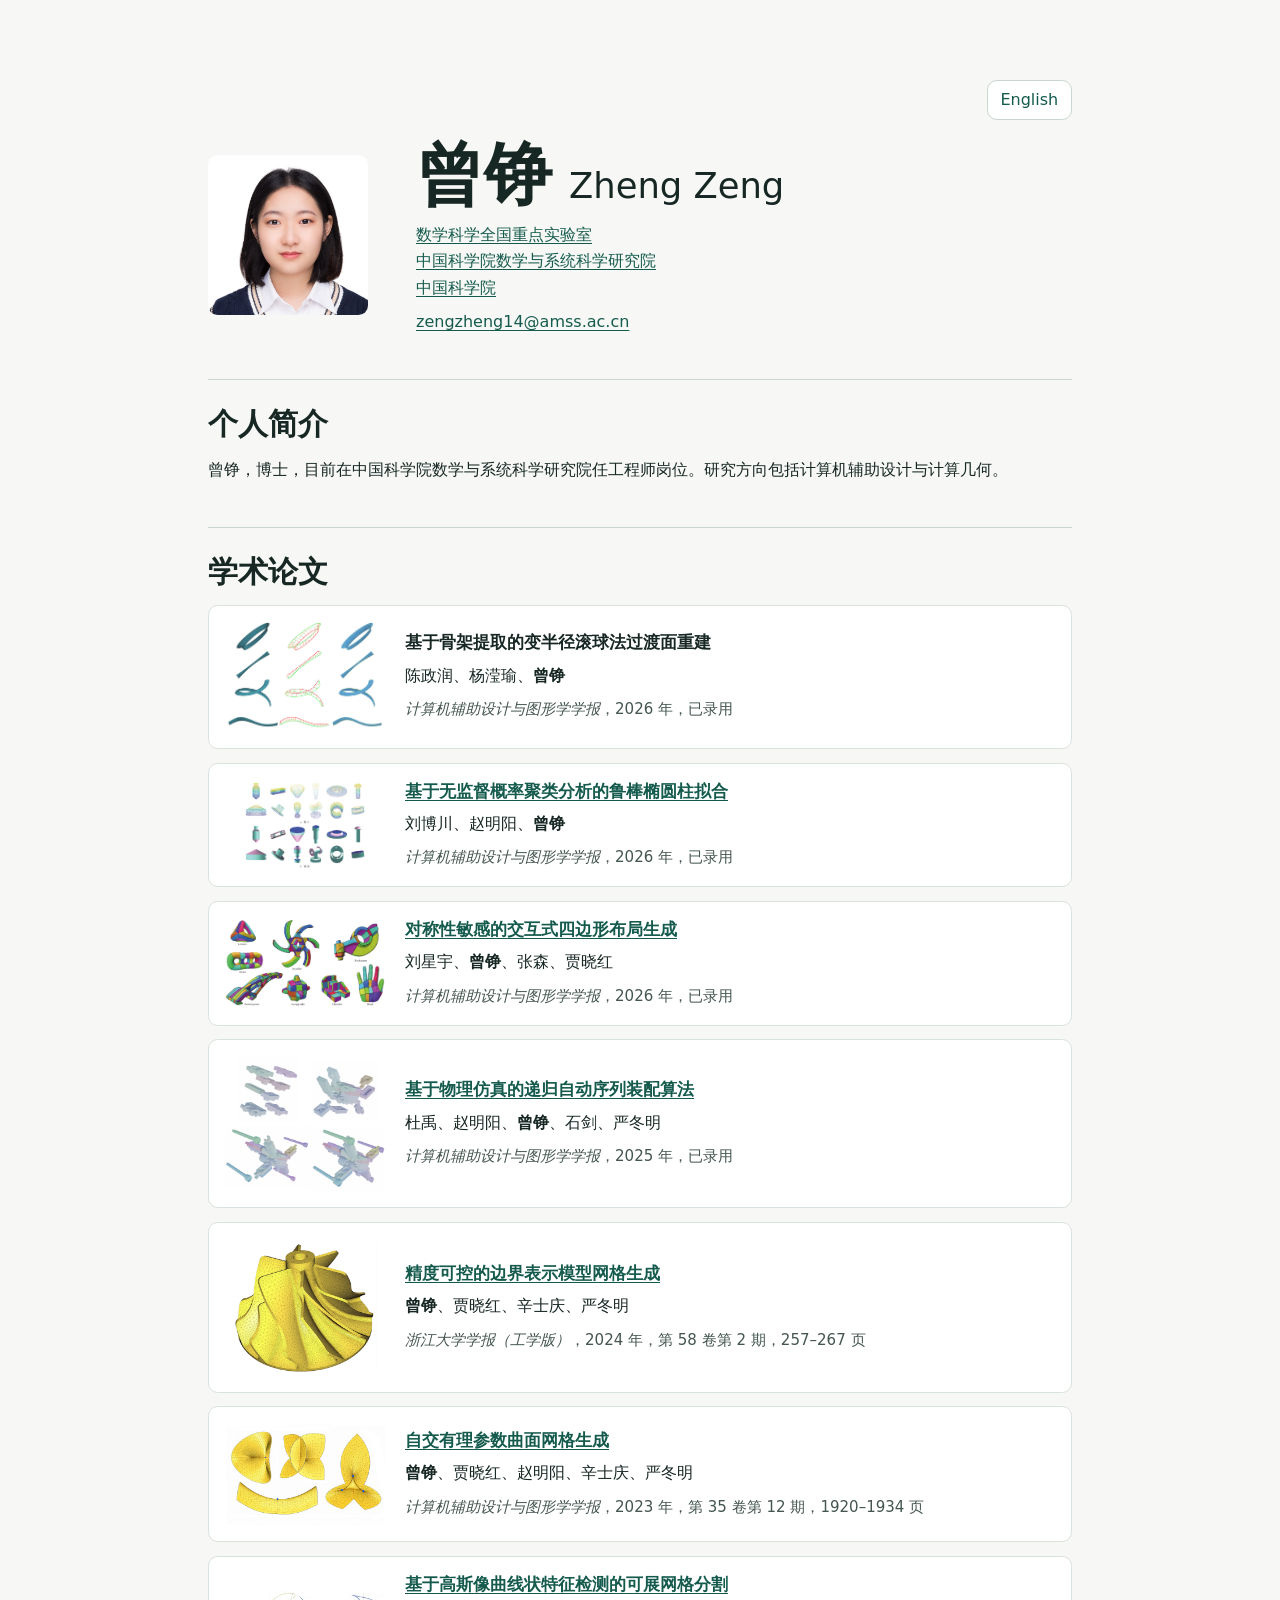
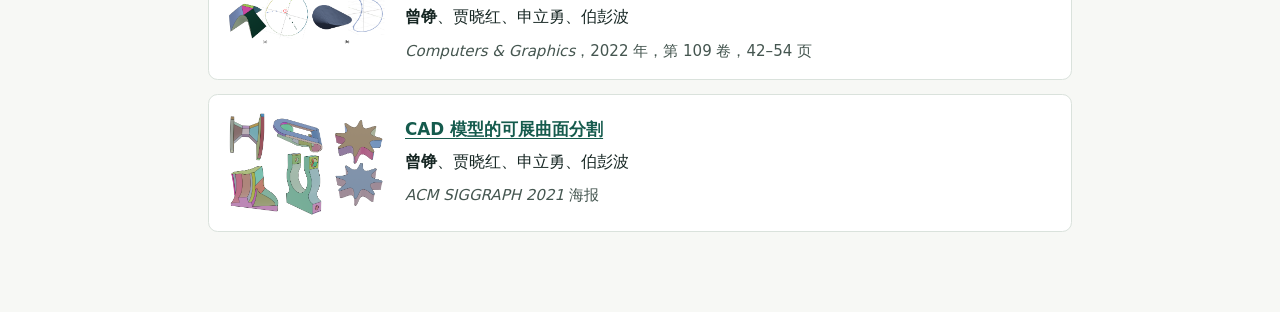
<file: index.html>
<!doctype html>
<html lang="zh-Hans">
<head>
  <meta charset="utf-8">
  <meta name="viewport" content="width=device-width, initial-scale=1">
  <meta name="description" content="曾铮的学术主页。研究方向包括计算机辅助设计与计算几何。">
  <title>曾铮｜学术主页</title>
  <link rel="alternate" hreflang="en" href="en.html">
  <link rel="icon" href="Homepage_files/fig/profile_image.jpg">
  <link rel="stylesheet" href="Homepage_files/sty/homepage.css">
</head>
<body>
  <main>
    <nav class="language-switch" aria-label="语言切换">
      <a href="en.html" hreflang="en" lang="en">English</a>
    </nav>
    <header>
      <img class="portrait" src="Homepage_files/fig/profile_image.jpg" alt="曾铮的照片">
      <div>
        <h1>曾铮 <span lang="en">Zheng Zeng</span></h1>
        <p><a href="http://mmrc.amss.cas.cn/">数学科学全国重点实验室</a><br>
          <a href="http://www.amss.ac.cn/">中国科学院数学与系统科学研究院</a><br>
          <a href="https://english.ucas.ac.cn/">中国科学院</a></p>
        <p><a href="mailto:zengzheng14@amss.ac.cn">zengzheng14@amss.ac.cn</a></p>
      </div>
    </header>
    <section aria-labelledby="biography">
      <h2 id="biography">个人简介</h2>
      <p>曾铮，博士，目前在中国科学院数学与系统科学研究院任工程师岗位。研究方向包括计算机辅助设计与计算几何。</p>
    </section>
    <section aria-labelledby="publications">
      <h2 id="publications">学术论文</h2>
      <ul class="publications">
        <li>
          <img src="Homepage_files/fig/rolling-ball-blend-surfaces.png" width="1351" height="932" alt="输入网格、提取的骨架及重建的过渡面">
          <div>
            <h3>基于骨架提取的变半径滚球法过渡面重建</h3>
            <p>陈政润、杨滢瑜、<strong>曾铮</strong></p>
            <p class="venue"><cite>计算机辅助设计与图形学学报</cite>，2026 年，已录用</p>
          </div>
        </li>
        <li>
          <img src="Homepage_files/fig/robust-elliptic-cylinder-fitting.png" width="3150" height="1687" alt="输入点云及对应的曲面拟合结果">
          <div>
            <h3><a href="https://www.jcad.cn/article/doi/10.3724/SP.J.1089.2026-00186">基于无监督概率聚类分析的鲁棒椭圆柱拟合</a></h3>
            <p>刘博川、赵明阳、<strong>曾铮</strong></p>
            <p class="venue"><cite>计算机辅助设计与图形学学报</cite>，2026 年，已录用</p>
          </div>
        </li>
        <li>
          <img src="Homepage_files/fig/symmetry-aware-quad-layout.png" width="3150" height="1699" alt="多个三维模型的彩色四边形布局">
          <div>
            <h3><a href="https://www.jcad.cn/article/doi/10.3724/SP.J.1089.2026-00132">对称性敏感的交互式四边形布局生成</a></h3>
            <p>刘星宇、<strong>曾铮</strong>、张森、贾晓红</p>
            <p class="venue"><cite>计算机辅助设计与图形学学报</cite>，2026 年，已录用</p>
          </div>
        </li>
        <li>
          <img src="Homepage_files/fig/recursive-assembly.png" width="490" height="413" alt="机械零件序列装配的四个阶段">
          <div>
            <h3><a href="https://www.jcad.cn/article/doi/10.3724/SP.J.1089.2025-00231">基于物理仿真的递归自动序列装配算法</a></h3>
            <p>杜禹、赵明阳、<strong>曾铮</strong>、石剑、严冬明</p>
            <p class="venue"><cite>计算机辅助设计与图形学学报</cite>，2025 年，已录用</p>
          </div>
        </li>
        <li>
          <img src="Homepage_files/fig/boundary-representation-mesh.png" width="1100" height="942" alt="叶轮的三角网格">
          <div>
            <h3><a href="https://www.zjujournals.com/eng/CN/10.3785/j.issn.1008-973X.2024.02.004">精度可控的边界表示模型网格生成</a></h3>
            <p><strong>曾铮</strong>、贾晓红、辛士庆、严冬明</p>
            <p class="venue"><cite>浙江大学学报（工学版）</cite>，2024 年，第 58 卷第 2 期，257–267 页</p>
          </div>
        </li>
        <li>
          <img src="Homepage_files/fig/self-intersecting-surface-mesh.png" width="1100" height="700" alt="自交参数曲面的三角网格">
          <div>
            <h3><a href="https://www.jcad.cn/article/doi/10.3724/SP.J.1089.2023.2023-00006">自交有理参数曲面网格生成</a></h3>
            <p><strong>曾铮</strong>、贾晓红、赵明阳、辛士庆、严冬明</p>
            <p class="venue"><cite>计算机辅助设计与图形学学报</cite>，2023 年，第 35 卷第 12 期，1920–1934 页</p>
          </div>
        </li>
        <li>
          <img src="Homepage_files/fig/title.png" alt="">
          <div>
            <h3><a href="https://doi.org/10.1016/j.cag.2022.10.003">基于高斯像曲线状特征检测的可展网格分割</a></h3>
            <p><strong>曾铮</strong>、贾晓红、申立勇、伯彭波</p>
            <p class="venue"><cite lang="en">Computers &amp; Graphics</cite>，2022 年，第 109 卷，42–54 页</p>
          </div>
        </li>
        <li>
          <img src="Homepage_files/fig/poster.png" alt="">
          <div>
            <h3><a href="https://doi.org/10.1145/3450618.3469167">CAD 模型的可展曲面分割</a></h3>
            <p><strong>曾铮</strong>、贾晓红、申立勇、伯彭波</p>
            <p class="venue"><cite lang="en">ACM SIGGRAPH 2021</cite> 海报</p>
          </div>
        </li>
      </ul>
    </section>
  </main>
</body>
</html>
</file>
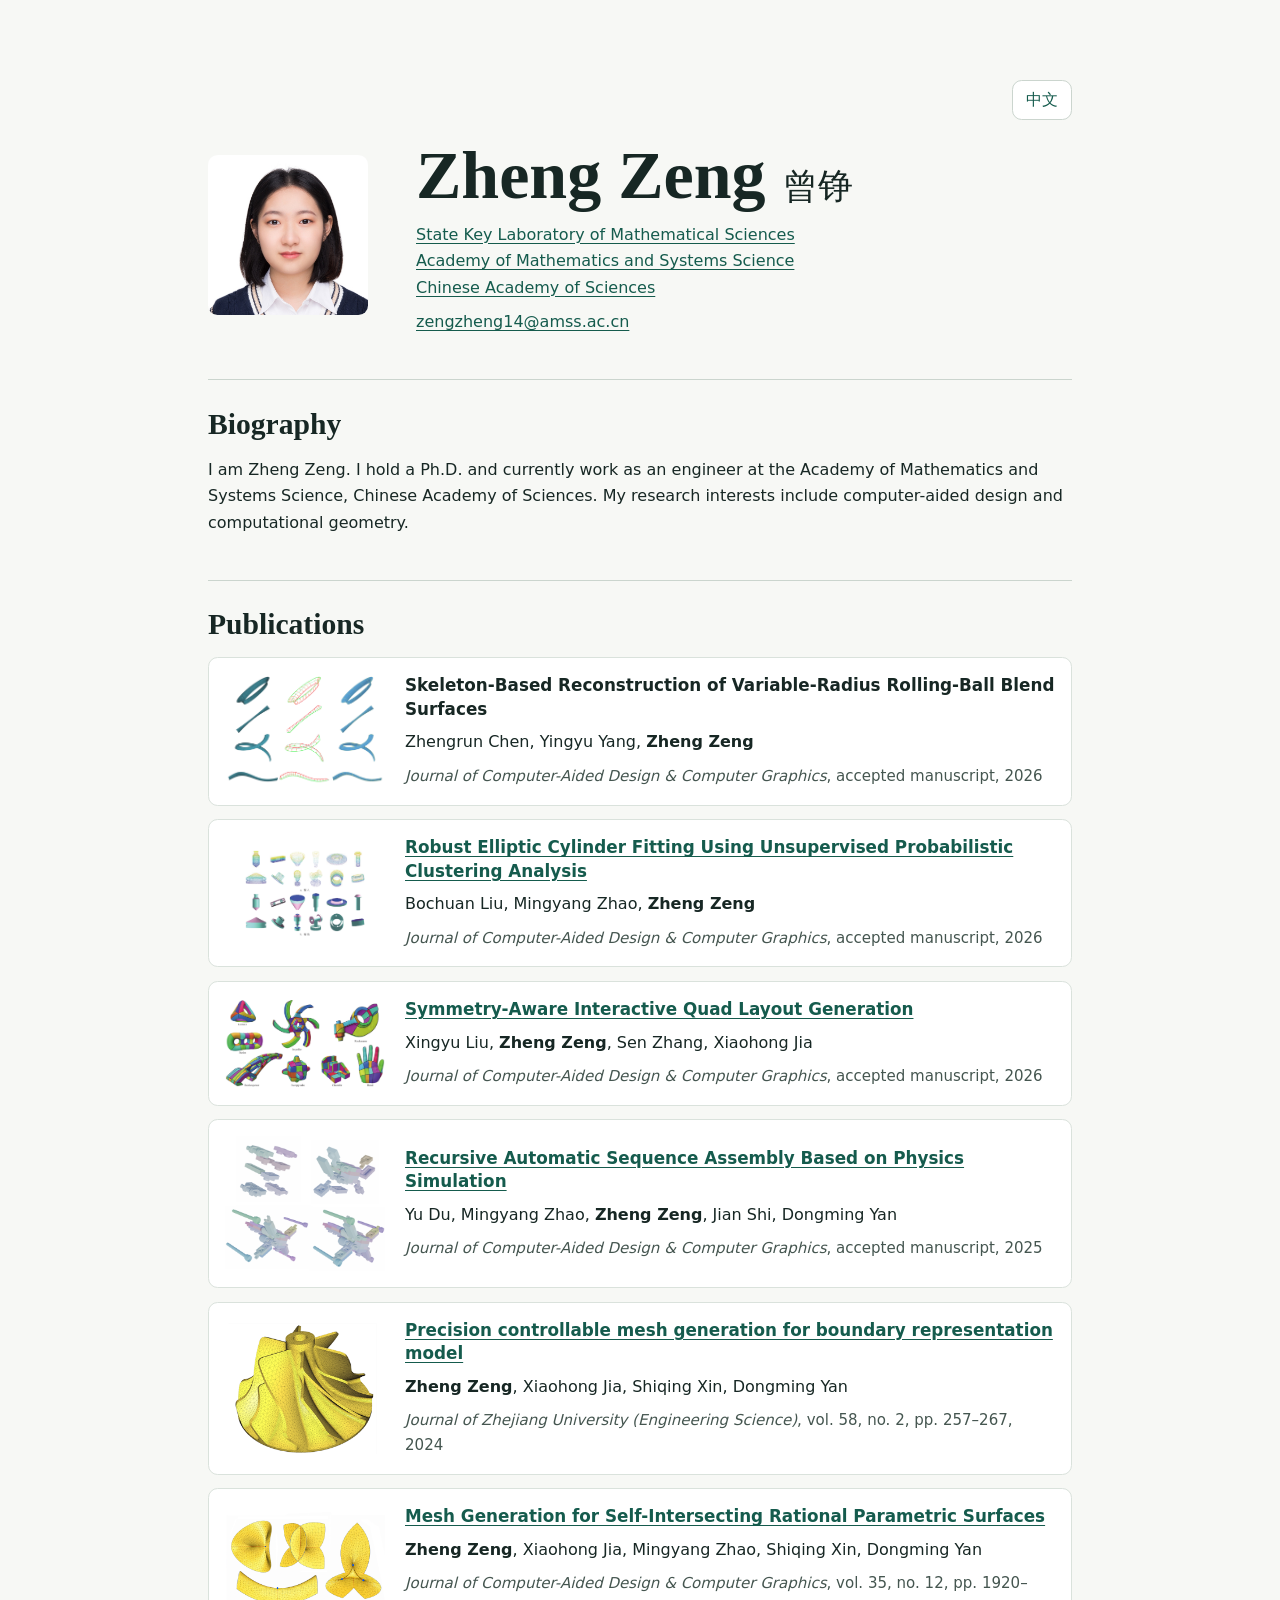
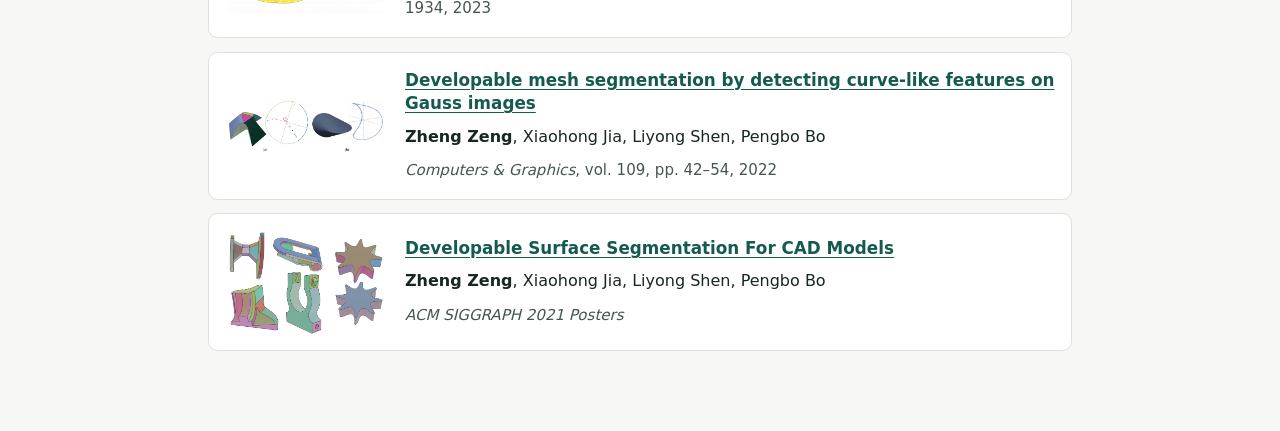
<file: en.html>
<!doctype html>
<html lang="en">
<head>
  <meta charset="utf-8">
  <meta name="viewport" content="width=device-width, initial-scale=1">
  <meta name="description" content="Zheng Zeng’s academic homepage. Research in computer-aided design and computational geometry.">
  <title>Zheng Zeng | Academic Homepage</title>
  <link rel="alternate" hreflang="zh-Hans" href="./">
  <link rel="icon" href="Homepage_files/fig/profile_image.jpg">
  <link rel="stylesheet" href="Homepage_files/sty/homepage.css">
</head>
<body>
  <main>
    <nav class="language-switch" aria-label="Language">
      <a href="./" hreflang="zh-Hans" lang="zh-Hans">中文</a>
    </nav>
    <header>
      <img class="portrait" src="Homepage_files/fig/profile_image.jpg" alt="Portrait of Zheng Zeng">
      <div>
        <h1>Zheng Zeng <span lang="zh-Hans">曾铮</span></h1>
        <p><a href="http://mmrc.amss.cas.cn/">State Key Laboratory of Mathematical Sciences</a><br>
          <a href="http://www.amss.ac.cn/">Academy of Mathematics and Systems Science</a><br>
          <a href="https://english.ucas.ac.cn/">Chinese Academy of Sciences</a></p>
        <p><a href="mailto:zengzheng14@amss.ac.cn">zengzheng14@amss.ac.cn</a></p>
      </div>
    </header>
    <section aria-labelledby="biography">
      <h2 id="biography">Biography</h2>
      <p>I am Zheng Zeng. I hold a Ph.D. and currently work as an engineer at the Academy of Mathematics and Systems Science, Chinese Academy of Sciences. My research interests include computer-aided design and computational geometry.</p>
    </section>
    <section aria-labelledby="publications">
      <h2 id="publications">Publications</h2>
      <ul class="publications">
        <li>
          <img src="Homepage_files/fig/rolling-ball-blend-surfaces.png" width="1351" height="932" alt="Input meshes, extracted skeletons, and reconstructed blend surfaces">
          <div>
            <h3>Skeleton-Based Reconstruction of Variable-Radius Rolling-Ball Blend Surfaces</h3>
            <p>Zhengrun Chen, Yingyu Yang, <strong>Zheng Zeng</strong></p>
            <p class="venue"><cite>Journal of Computer-Aided Design &amp; Computer Graphics</cite>, accepted manuscript, 2026</p>
          </div>
        </li>
        <li>
          <img src="Homepage_files/fig/robust-elliptic-cylinder-fitting.png" width="3150" height="1687" alt="Input point clouds and corresponding fitted surfaces">
          <div>
            <h3><a href="https://www.jcad.cn/article/doi/10.3724/SP.J.1089.2026-00186">Robust Elliptic Cylinder Fitting Using Unsupervised Probabilistic Clustering Analysis</a></h3>
            <p>Bochuan Liu, Mingyang Zhao, <strong>Zheng Zeng</strong></p>
            <p class="venue"><cite>Journal of Computer-Aided Design &amp; Computer Graphics</cite>, accepted manuscript, 2026</p>
          </div>
        </li>
        <li>
          <img src="Homepage_files/fig/symmetry-aware-quad-layout.png" width="3150" height="1699" alt="Color-coded quad layouts on several 3D models">
          <div>
            <h3><a href="https://www.jcad.cn/article/doi/10.3724/SP.J.1089.2026-00132">Symmetry-Aware Interactive Quad Layout Generation</a></h3>
            <p>Xingyu Liu, <strong>Zheng Zeng</strong>, Sen Zhang, Xiaohong Jia</p>
            <p class="venue"><cite>Journal of Computer-Aided Design &amp; Computer Graphics</cite>, accepted manuscript, 2026</p>
          </div>
        </li>
        <li>
          <img src="Homepage_files/fig/recursive-assembly.png" width="490" height="413" alt="Four stages of a mechanical assembly sequence">
          <div>
            <h3><a href="https://www.jcad.cn/article/doi/10.3724/SP.J.1089.2025-00231">Recursive Automatic Sequence Assembly Based on Physics Simulation</a></h3>
            <p>Yu Du, Mingyang Zhao, <strong>Zheng Zeng</strong>, Jian Shi, Dongming Yan</p>
            <p class="venue"><cite>Journal of Computer-Aided Design &amp; Computer Graphics</cite>, accepted manuscript, 2025</p>
          </div>
        </li>
        <li>
          <img src="Homepage_files/fig/boundary-representation-mesh.png" width="1100" height="942" alt="Triangular mesh of an impeller">
          <div>
            <h3><a href="https://www.zjujournals.com/eng/CN/10.3785/j.issn.1008-973X.2024.02.004">Precision controllable mesh generation for boundary representation model</a></h3>
            <p><strong>Zheng Zeng</strong>, Xiaohong Jia, Shiqing Xin, Dongming Yan</p>
            <p class="venue"><cite>Journal of Zhejiang University (Engineering Science)</cite>, vol. 58, no. 2, pp. 257–267, 2024</p>
          </div>
        </li>
        <li>
          <img src="Homepage_files/fig/self-intersecting-surface-mesh.png" width="1100" height="700" alt="Triangular meshes of self-intersecting parametric surfaces">
          <div>
            <h3><a href="https://www.jcad.cn/article/doi/10.3724/SP.J.1089.2023.2023-00006">Mesh Generation for Self-Intersecting Rational Parametric Surfaces</a></h3>
            <p><strong>Zheng Zeng</strong>, Xiaohong Jia, Mingyang Zhao, Shiqing Xin, Dongming Yan</p>
            <p class="venue"><cite>Journal of Computer-Aided Design &amp; Computer Graphics</cite>, vol. 35, no. 12, pp. 1920–1934, 2023</p>
          </div>
        </li>
        <li>
          <img src="Homepage_files/fig/title.png" alt="">
          <div>
            <h3><a href="https://doi.org/10.1016/j.cag.2022.10.003">Developable mesh segmentation by detecting curve-like features on Gauss images</a></h3>
            <p><strong>Zheng Zeng</strong>, Xiaohong Jia, Liyong Shen, Pengbo Bo</p>
            <p class="venue"><cite>Computers &amp; Graphics</cite>, vol. 109, pp. 42–54, 2022</p>
          </div>
        </li>
        <li>
          <img src="Homepage_files/fig/poster.png" alt="">
          <div>
            <h3><a href="https://doi.org/10.1145/3450618.3469167">Developable Surface Segmentation For CAD Models</a></h3>
            <p><strong>Zheng Zeng</strong>, Xiaohong Jia, Liyong Shen, Pengbo Bo</p>
            <p class="venue"><cite>ACM SIGGRAPH 2021 Posters</cite></p>
          </div>
        </li>
      </ul>
    </section>
  </main>
</body>
</html>
</file>
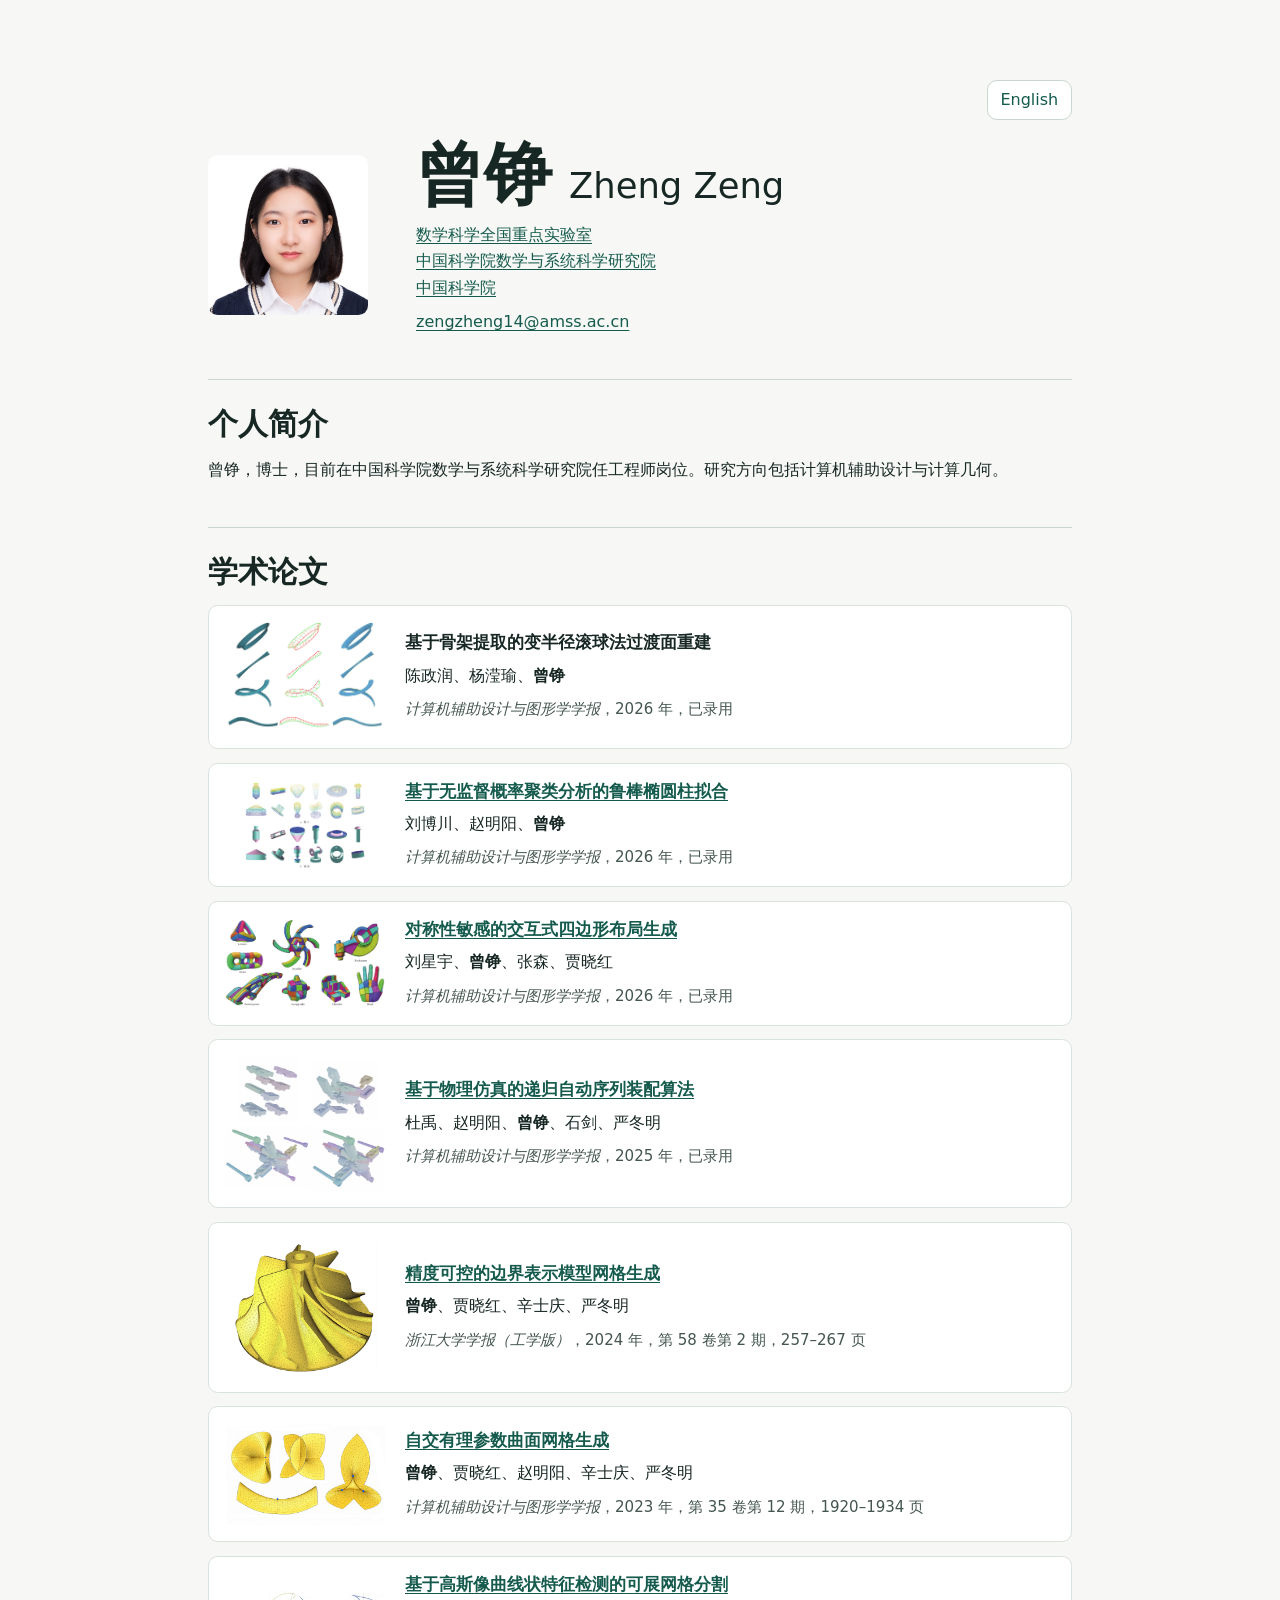
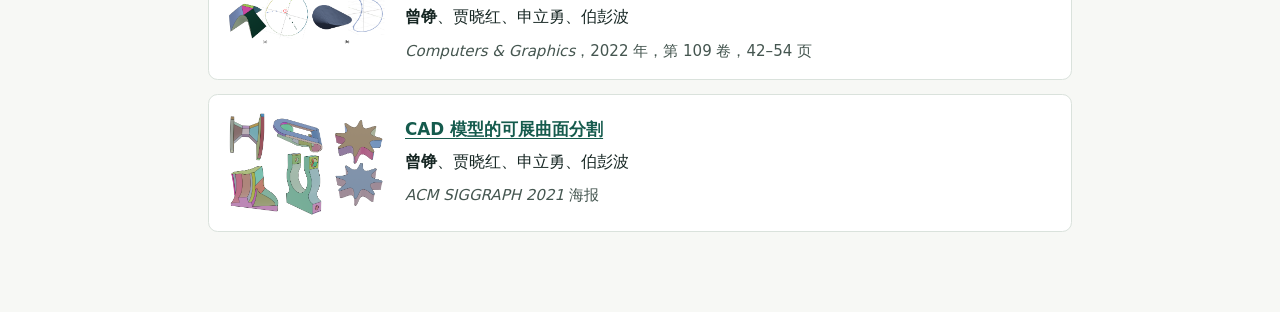
<file: zh.html>
<!doctype html>
<html lang="zh-Hans">
<head>
  <meta charset="utf-8">
  <meta name="viewport" content="width=device-width, initial-scale=1">
  <meta http-equiv="refresh" content="0;url=./">
  <link rel="canonical" href="./">
  <title>曾铮｜学术主页</title>
</head>
<body>
  <p><a href="./">前往中文主页</a></p>
</body>
</html>
</file>
<file: Homepage_files/sty/homepage.css>
* { box-sizing: border-box; }
body { margin: 0; background: #f7f8f5; color: #172724; font: 1rem/1.65 system-ui, sans-serif; }
main { width: min(54rem, calc(100% - 2rem)); margin: 0 auto; padding: clamp(2rem, 7vw, 5rem) 0; }
a { color: #155b4d; text-underline-offset: .2em; overflow-wrap: anywhere; }
a:focus-visible { outline: 2px solid #155b4d; outline-offset: 4px; }
header { display: grid; grid-template-columns: 10rem 1fr; align-items: center; gap: clamp(1.25rem, 5vw, 3rem); }
.portrait { display: block; width: 100%; border-radius: .6rem; }
h1, h2 { font-family: Georgia, serif; line-height: 1.15; }
h1 { font-size: clamp(2.5rem, 7vw, 4.25rem); margin: 0; }
h1 span { display: inline-block; font: 400 .52em system-ui, sans-serif; }
h2 { font-size: 1.85rem; margin: 0 0 1rem; }
p { margin: .5rem 0 0; }
section { margin-top: 2.75rem; padding-top: 1.65rem; border-top: 1px solid #cbd5ce; }
.publications { list-style: none; padding: 0; margin: 0; display: grid; gap: .85rem; }
.publications li { display: grid; grid-template-columns: 10rem 1fr; align-items: center; gap: 1.25rem; background: white; padding: 1rem; border: 1px solid #dae2dc; border-radius: .6rem; }
.publications img { display: block; width: 100%; height: auto; }
h3 { margin: 0; font-size: 1.05rem; line-height: 1.4; }
.venue { color: #455650; font-size: .94rem; }
@media (max-width: 36rem) {
  header, .publications li { grid-template-columns: 1fr; }
  .portrait { width: 8rem; }
  .publications img { width: min(100%, 10rem); }
}

.language-switch { display: flex; justify-content: flex-end; margin-bottom: 1rem; }
.language-switch a { padding: .35rem .8rem; background: white; border: 1px solid #cbd5ce; border-radius: .6rem; text-decoration: none; }
.language-switch a:hover { text-decoration: underline; }
</file>
